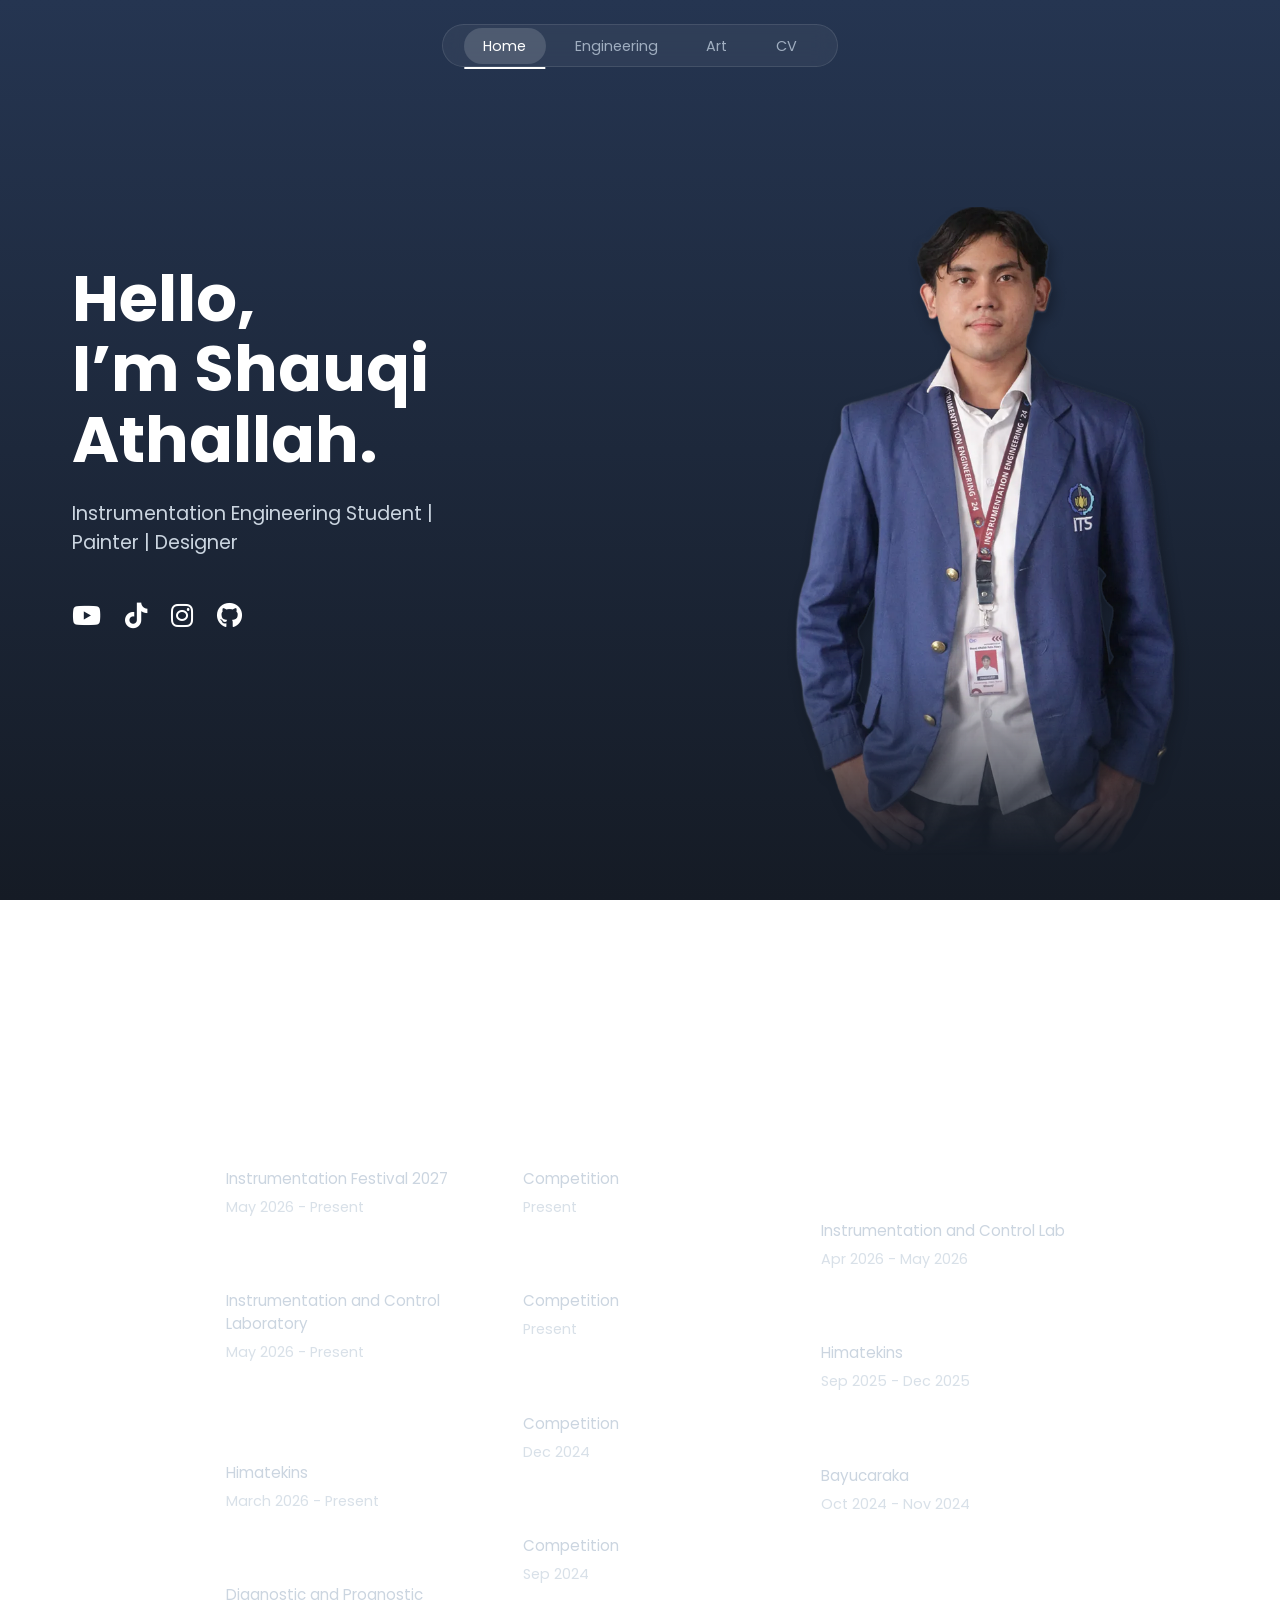
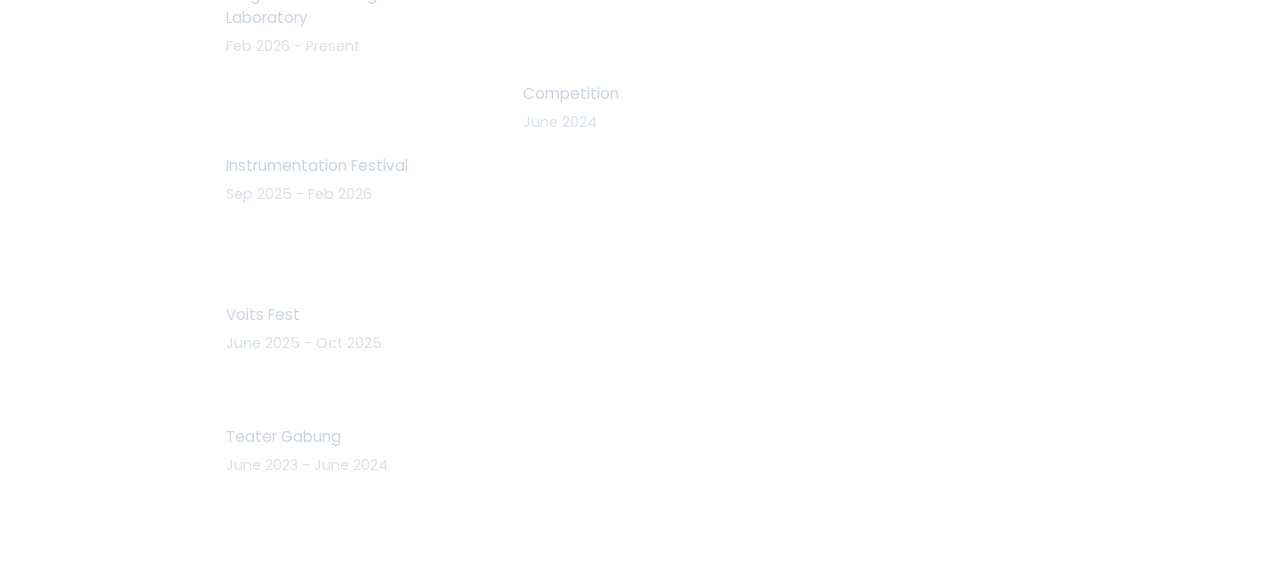
<file: index.html>
<!DOCTYPE html>
<html lang="id">
<head>
    <meta charset="UTF-8">
    <meta name="viewport" content="width=device-width, initial-scale=1.0">
    <title>Shauqi Athallah's Portfolio</title>
    <link rel="stylesheet" href="https://fonts.googleapis.com/css2?family=Poppins:wght@400;600;700;800;900&display=swap">
    <link rel="stylesheet" href="https://cdnjs.cloudflare.com/ajax/libs/font-awesome/6.4.0/css/all.min.css">
    <link rel="icon" type="image/png" href="Assets/Logo.png">
    <link rel="stylesheet" href="style.css">
</head>
<body>
    <nav class="navbar">
        <ul class="nav-links">
            <li><a href="index.html" class="nav-item">Home</a></li>
            <li><a href="engineering.html" class="nav-item">Engineering</a></li>
            <li><a href="art.html" class="nav-item">Art</a></li>
            <li><a href="cv.html" class="nav-item">CV</a></li>
        </ul>
    </nav>

    <section id="home" class="hero-container">
        <div class="hero-text">
            <h1 class="anim-title">Hello,<br>I’m Shauqi Athallah.</h1>
            <p class="anim-subtitle">Instrumentation Engineering Student |<br>Painter | Designer</p>
            <div class="social-icons">
                <a href="https://youtube.com/@Paintingzboy" target="_blank"><i class="fab fa-youtube"></i></a>
                <a href="https://tiktok.com/@Paintingzboy" target="_blank"><i class="fab fa-tiktok"></i></a>
                <a href="https://instagram.com/shq_athl" target="_blank"><i class="fab fa-instagram"></i></a>
                <a href="https://github.com/Paintingzboy" target="_blank"><i class="fab fa-github"></i></a>
            </div>
        </div>
        <div class="hero-image anim-image"><img src="Assets/Shauqi_Athallah.png" alt="Shauqi Athallah"></div>
    </section>

    <section class="home-exp-section reveal">
        <div class="container">
            <div class="section-header">
                <h2 class="section-title anim-title">Experience.</h2>
            </div>
            <div class="home-exp-list">
                <div class="home-exp-group anim-text">
                    <p class="exp-category">Organization</p>
                    <div class="home-exp-entry">
                        <h4>Head of Creative Design</h4>
                        <p class="exp-organization">Instrumentation Festival 2027</p>
                        <p class="exp-date">May 2026 - Present</p>
                    </div>
                    <div class="home-exp-entry">
                        <h4>Laboratory Assistant</h4>
                        <p class="exp-organization">Instrumentation and Control Laboratory</p>
                        <p class="exp-date">May 2026 - Present</p>
                    </div>
                    <div class="home-exp-entry">
                        <h4>Staff of Creative and Branding</h4>
                        <p class="exp-organization">Himatekins</p>
                        <p class="exp-date">March 2026 - Present</p>
                    </div>
                    <div class="home-exp-entry">
                        <h4>Research Assistant</h4>
                        <p class="exp-organization">Diagnostic and Prognostic Laboratory</p>
                        <p class="exp-date">Feb 2026 - Present</p>
                    </div>
                    <div class="home-exp-entry">
                        <h4> Expert Staff of Creative Design</h4>
                        <p class="exp-organization">Instrumentation Festival</p>
                        <p class="exp-date">Sep 2025 - Feb 2026</p>
                    </div>
                    <div class="home-exp-entry">
                        <h4>Staff of Creative and Branding</h4>
                        <p class="exp-organization">Voits Fest</p>
                        <p class="exp-date">June 2025 - Oct 2025</p>
                    </div>
                    <div class="home-exp-entry">
                        <h4>Stage Manager</h4>
                        <p class="exp-organization">Teater Gabung</p>
                        <p class="exp-date">June 2023 - June 2024</p>
                    </div>
                </div>
                <div class="home-exp-group anim-text">
                    <p class="exp-category">Competition</p>
                    <div class="home-exp-entry">
                        <h4>PKM KI</h4>
                        <p class="exp-organization">Competition</p>
                        <p class="exp-date">Present</p>
                    </div>
                    <div class="home-exp-entry">
                        <h4>OLIVIA</h4>
                        <p class="exp-organization">Competition</p>
                        <p class="exp-date">Present</p>
                    </div>
                    <div class="home-exp-entry">
                        <h4>Liga PKM KC</h4>
                        <p class="exp-organization">Competition</p>
                        <p class="exp-date">Dec 2024</p>
                    </div>
                    <div class="home-exp-entry">
                        <h4>PLC Competition</h4>
                        <p class="exp-organization">Competition</p>
                        <p class="exp-date">Sep 2024</p>
                    </div>
                    <div class="home-exp-entry">
                        <h4>Annual Physic Competition</h4>
                        <p class="exp-organization">Competition</p>
                        <p class="exp-date">June 2024</p>
                    </div>
                </div>
                <div class="home-exp-group anim-text">
                    <p class="exp-category">Internship</p>
                    <div class="home-exp-entry">
                        <h4>Instrumentation and Control Laboratory Internship</h4>
                        <p class="exp-organization">Instrumentation and Control Lab</p>
                        <p class="exp-date">Apr 2026 - May 2026</p>
                    </div>
                    <div class="home-exp-entry">
                        <h4>Himatekins Internship</h4>
                        <p class="exp-organization">Himatekins</p>
                        <p class="exp-date">Sep 2025 - Dec 2025</p>
                    </div>
                    <div class="home-exp-entry">
                        <h4>Bayucaraka Internship</h4>
                        <p class="exp-organization">Bayucaraka</p>
                        <p class="exp-date">Oct 2024 - Nov 2024</p>
                    </div>
                </div>
            </div>
        </div>
    </section>

    <script src="script.js"></script>
</body>
</html>
</file>
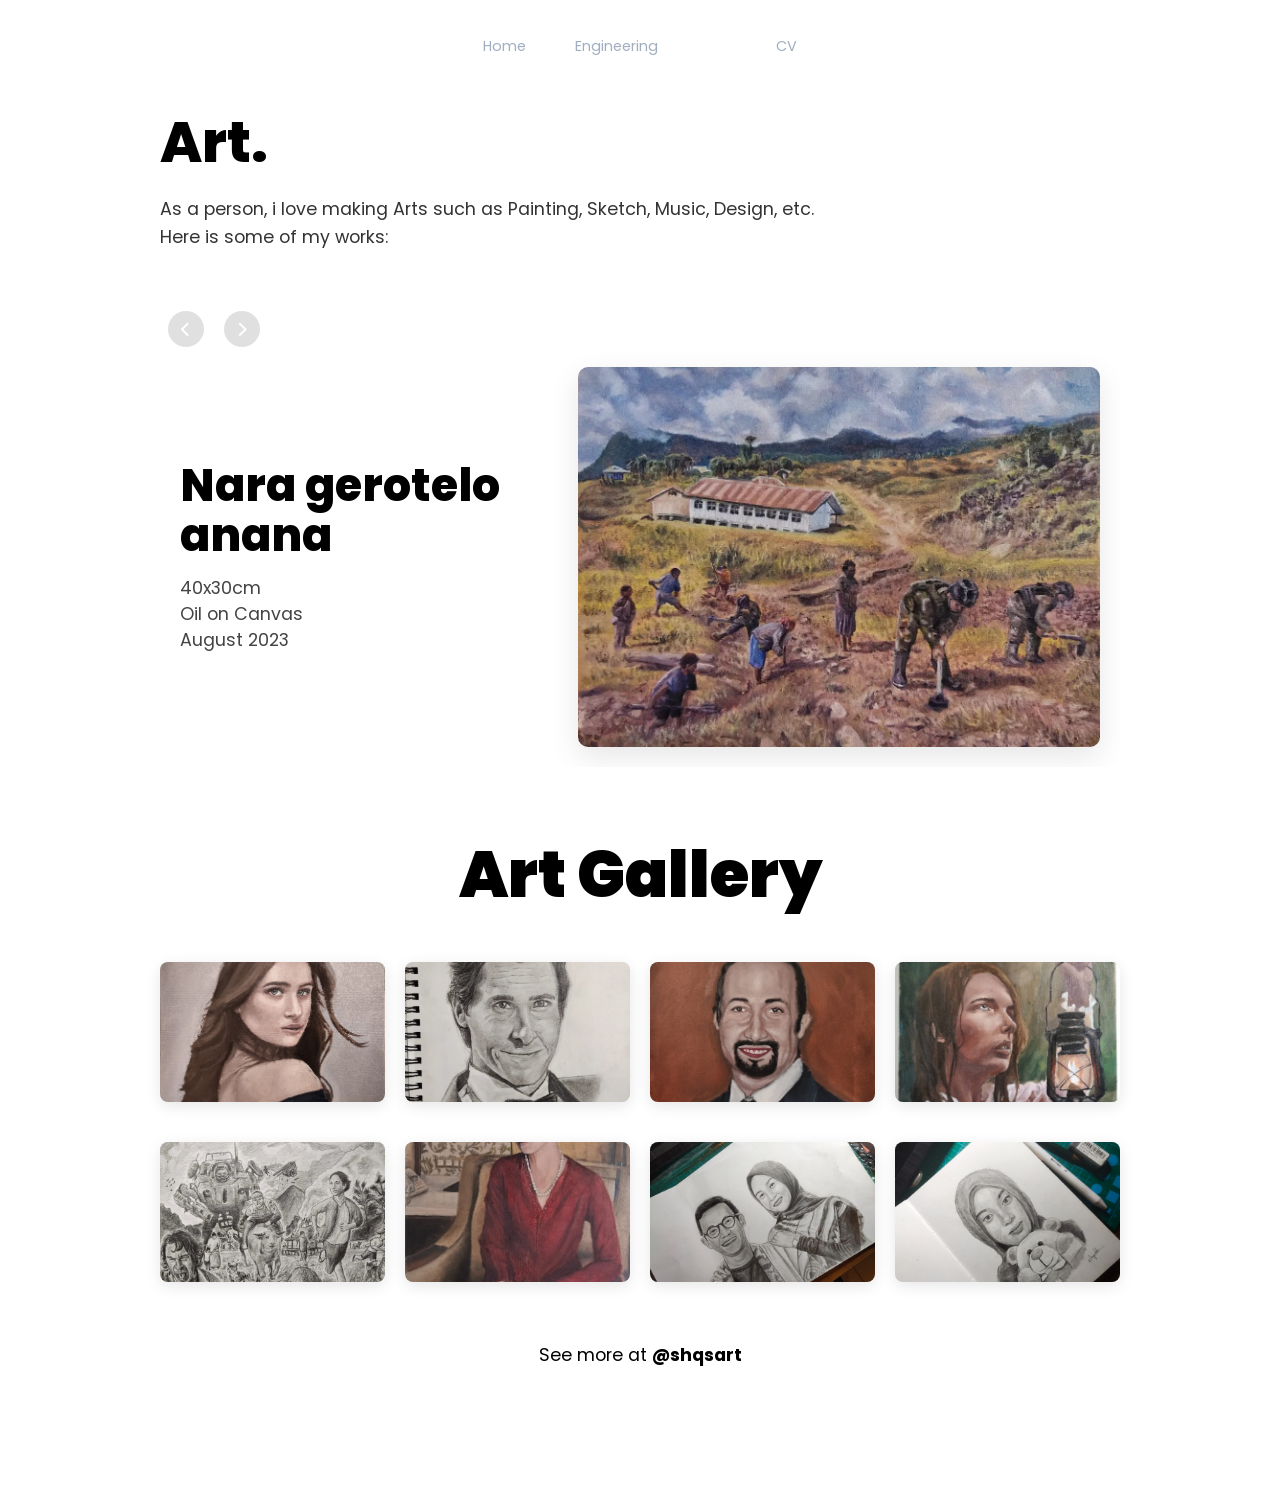
<file: art.html>
<!DOCTYPE html>
<html lang="id">
<head>
    <meta charset="UTF-8">
    <meta name="viewport" content="width=device-width, initial-scale=1.0">
    <title>Art - Shauqi Athallah's Portfolio</title>
    <link rel="stylesheet" href="https://fonts.googleapis.com/css2?family=Poppins:wght@400;600;700;800;900&display=swap">
    <link rel="stylesheet" href="https://cdnjs.cloudflare.com/ajax/libs/font-awesome/6.4.0/css/all.min.css">
    <link rel="icon" type="image/png" href="Assets/Logo.png">
    <link rel="stylesheet" href="style.css">
</head>
<body>
    <nav class="navbar">
        <ul class="nav-links">
            <li><a href="index.html" class="nav-item">Home</a></li>
            <li><a href="engineering.html" class="nav-item">Engineering</a></li>
            <li><a href="art.html" class="nav-item">Art</a></li>
            <li><a href="cv.html" class="nav-item">CV</a></li>
        </ul>
    </nav>

    <section class="art-section reveal">
        <div class="art-container">
            <h2 class="art-title anim-title">Art.</h2>
            <p class="art-subtitle anim-subtitle">As a person, i love making Arts such as Painting, Sketch, Music, Design, etc.<br>
                Here is some of my works:</p>

            <div class="slideshow-container">
                <button class="slide-nav-btn prev-slide" id="prevBtn"><i class="fas fa-chevron-left"></i></button>
                <button class="slide-nav-btn next-slide" id="nextBtn"><i class="fas fa-chevron-right"></i></button>

                <div class="slides-wrapper" id="slidesWrapper">
                    <div class="featured-art anim-image">
                        <div class="art-info">
                            <h3 class="art-name">Nara gerotelo<br>anana</h3>
                            <p class="art-detail">40x30cm<br>Oil on Canvas<br>August 2023</p>
                        </div>
                        <div class="art-frame"><img src="Assets/nara_gerotelo.png"></div>
                    </div>
                    <div class="featured-art anim-image">
                        <div class="art-info">
                            <h3 class="art-name">Joe and<br>Laurie</h3>
                            <p class="art-detail">60x40cm<br>Oil on Canvas<br>May 2023</p>
                        </div>
                        <div class="art-frame anim-image"><img src="Assets/JoeNLaurie.png"></div>
                    </div>
                    <div class="featured-art anim-image">
                        <div class="art-info">
                            <h3 class="art-name">Fisherman's<br>Family</h3>
                            <p class="art-detail">120x100cm<br>Oil on Canvas<br>Jan 2024</p>
                        </div>
                        <div class="art-frame"><img src="Assets/Nelayan.png"></div>
                    </div>
                </div>
            </div>

            <h4 class="gallery-header">Art Gallery</h4>
            <div class="art-masonry-grid">
                <div class="grid-box"><img src="Assets/art1.png"></div>
                <div class="grid-box"><img src="Assets/art2.png"></div>
                <div class="grid-box"><img src="Assets/art3.png"></div>
                <div class="grid-box"><img src="Assets/art4.png"></div>
                <div class="grid-box"><img src="Assets/art5.png"></div>
                <div class="grid-box"><img src="Assets/art6.png"></div>
                <div class="grid-box"><img src="Assets/Gambar 1.jpeg" alt="Gallery Image 1"></div>
                <div class="grid-box"><img src="Assets/Gambar 2.jpeg" alt="Gallery Image 2"></div>
            </div>
            <div class="art-insta">
                <p>See more at <a href="https://instagram.com/shqsart" target="_blank">@shqsart</a></p>
            </div>
        </div>
    </section>

    <script src="script.js"></script>
</body>
</html>
</file>
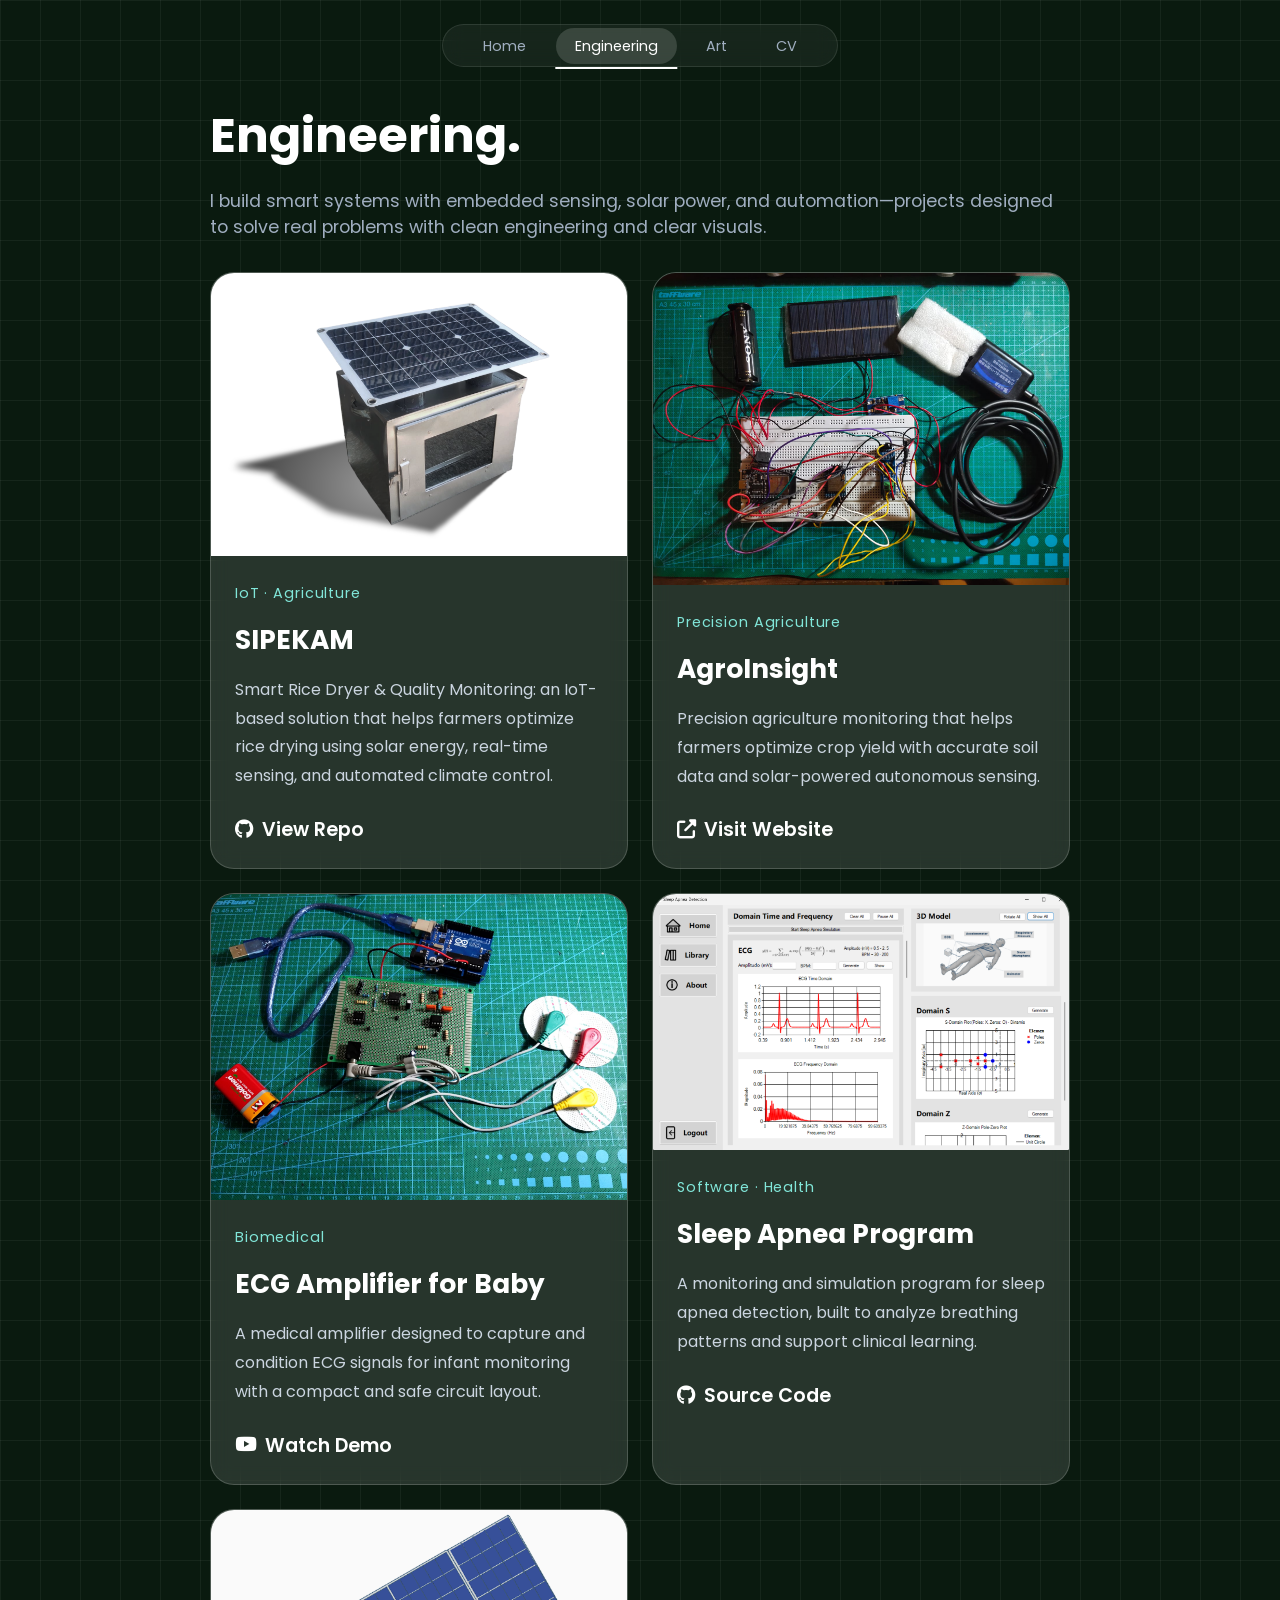
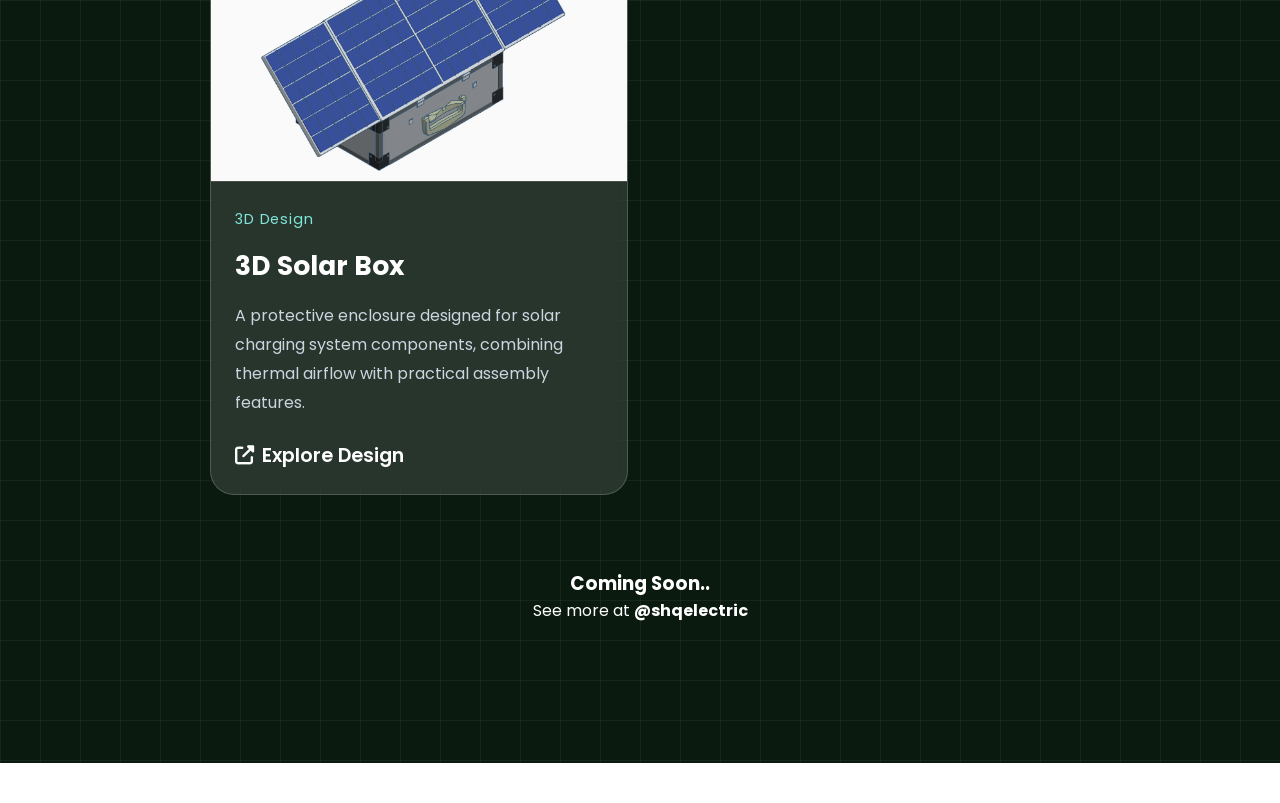
<file: engineering.html>
<!DOCTYPE html>
<html lang="id">
<head>
    <meta charset="UTF-8">
    <meta name="viewport" content="width=device-width, initial-scale=1.0">
    <title>Engineering - Shauqi Athallah's Portfolio</title>
    <link rel="stylesheet" href="https://fonts.googleapis.com/css2?family=Poppins:wght@400;600;700;800;900&display=swap">
    <link rel="stylesheet" href="https://cdnjs.cloudflare.com/ajax/libs/font-awesome/6.4.0/css/all.min.css">
    <link rel="icon" type="image/png" href="Assets/Logo.png">
    <link rel="stylesheet" href="style.css">
</head>
<body>
    <nav class="navbar">
        <ul class="nav-links">
            <li><a href="index.html" class="nav-item">Home</a></li>
            <li><a href="engineering.html" class="nav-item">Engineering</a></li>
            <li><a href="art.html" class="nav-item">Art</a></li>
            <li><a href="cv.html" class="nav-item">CV</a></li>
        </ul>
    </nav>

    <section class="engineering-section reveal">
        <div class="grid-overlay"></div>
        <div class="container">
            <div class="engineering-header">
                <div>
                    <h2 class="eng-title anim-title">Engineering.</h2>
                    <p class="eng-subtitle anim-subtitle">I build smart systems with embedded sensing, solar power, and automation—projects designed to solve real problems with clean engineering and clear visuals.</p>
            </div>

            <div class="projects-grid">
                <article class="project-card">
                    <div class="project-card-image"><img src="Assets/SIPEKAM.png" alt="SIPEKAM"></div>
                    <div class="project-card-body">
                        <span class="project-tag">IoT · Agriculture</span>
                        <h3>SIPEKAM</h3>
                        <p>Smart Rice Dryer & Quality Monitoring: an IoT-based solution that helps farmers optimize rice drying using solar energy, real-time sensing, and automated climate control.</p>
                        <div class="project-links"><a href="https://github.com/Paintingzboy/SIPEKAM" target="_blank" class="project-link"><i class="fab fa-github"></i> View Repo</a></div>
                    </div>
                </article>
                <article class="project-card">
                    <div class="project-card-image"><img src="Assets/Agroinsight.jpeg" alt="AgroInsight"></div>
                    <div class="project-card-body">
                        <span class="project-tag">Precision Agriculture</span>
                        <h3>AgroInsight</h3>
                        <p>Precision agriculture monitoring that helps farmers optimize crop yield with accurate soil data and solar-powered autonomous sensing.</p>
                        <div class="project-links"><a href="https://greenusa.group/" target="_blank" class="project-link"><i class="fas fa-external-link-alt"></i> Visit Website</a></div>
                    </div>
                </article>
                <article class="project-card">
                    <div class="project-card-image"><img src="Assets/ecg_project.png" alt="ECG Amplifier"></div>
                    <div class="project-card-body">
                        <span class="project-tag">Biomedical</span>
                        <h3>ECG Amplifier for Baby</h3>
                        <p>A medical amplifier designed to capture and condition ECG signals for infant monitoring with a compact and safe circuit layout.</p>
                        <div class="project-links"><a href="https://youtu.be/waEF_Oey0KQ" target="_blank" class="project-link"><i class="fab fa-youtube"></i> Watch Demo</a></div>
                    </div>
                </article>
                <article class="project-card">
                    <div class="project-card-image"><img src="Assets/sleep_apnea.png" alt="Sleep Apnea"></div>
                    <div class="project-card-body">
                        <span class="project-tag">Software · Health</span>
                        <h3>Sleep Apnea Program</h3>
                        <p>A monitoring and simulation program for sleep apnea detection, built to analyze breathing patterns and support clinical learning.</p>
                        <div class="project-links"><a href="https://github.com/Paintingzboy/Sleep-Apnea-Automatic-Detection-Simulation" target="_blank" class="project-link"><i class="fab fa-github"></i> Source Code</a></div>
                    </div>
                </article>
                <article class="project-card">
                    <div class="project-card-image"><img src="Assets/solar_box.png" alt="3D Solar Box"></div>
                    <div class="project-card-body">
                        <span class="project-tag">3D Design</span>
                        <h3>3D Solar Box</h3>
                        <p>A protective enclosure designed for solar charging system components, combining thermal airflow with practical assembly features.</p>
                        <div class="project-links"><a href="https://www.tinkercad.com/things/6fHM1YEvElI" target="_blank" class="project-link"><i class="fas fa-external-link-alt"></i> Explore Design</a></div>
                    </div>
                </article>
            </div>
            <div class="coming-soon">
                <h3>Coming Soon..</h3>
                <p>See more at <a href="https://instagram.com/shqelectric" target="_blank">@shqelectric</a></p>
            </div>
        </div>
    </section>

    <script src="script.js"></script>
</body>
</html>
</file>
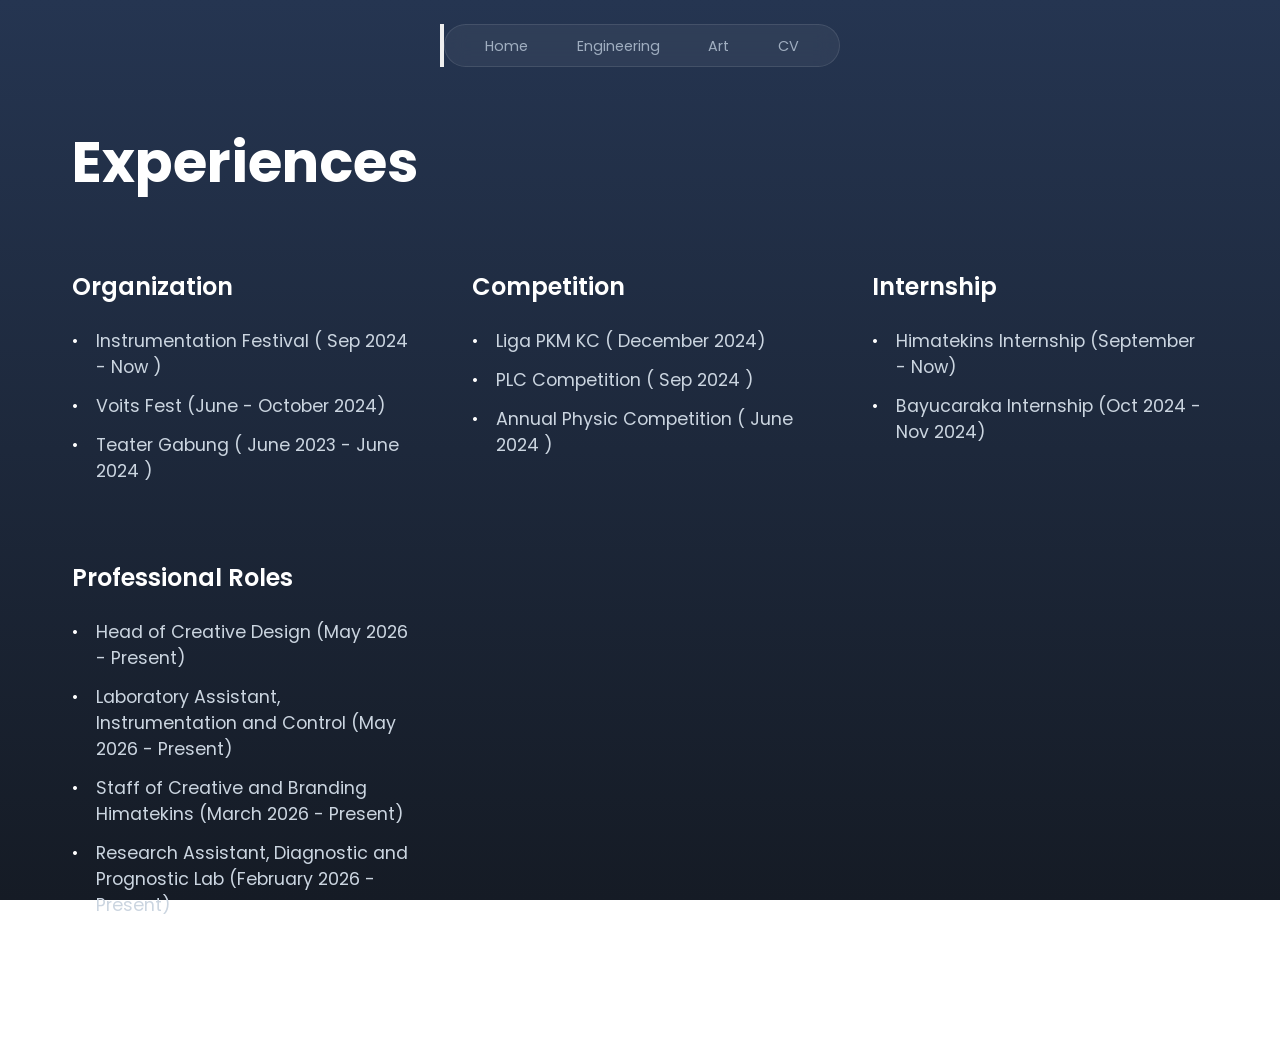
<file: experiences.html>
<!DOCTYPE html>
<html lang="id">
<head>
    <meta charset="UTF-8">
    <meta name="viewport" content="width=device-width, initial-scale=1.0">
    <title>Experiences - Shauqi Athallah's Portfolio</title>
    <link rel="stylesheet" href="https://fonts.googleapis.com/css2?family=Poppins:wght@400;600;700;800;900&display=swap">
    <link rel="stylesheet" href="https://cdnjs.cloudflare.com/ajax/libs/font-awesome/6.4.0/css/all.min.css">
    <link rel="icon" type="image/png" href="Assets/Logo.png">
    <link rel="stylesheet" href="style.css">
</head>
<body>
    <nav class="navbar">
        <button class="nav-toggle" id="navToggle" aria-label="Toggle navigation">
            <span></span>
            <span></span>
            <span></span>
        </button>
        <ul class="nav-links">
            <li><a href="index.html" class="nav-item">Home</a></li>
            <li><a href="engineering.html" class="nav-item">Engineering</a></li>
            <li><a href="art.html" class="nav-item">Art</a></li>
            <li><a href="cv.html" class="nav-item">CV</a></li>
        </ul>
    </nav>

    <section class="experience-section reveal">
        <h2 class="anim-title">Experiences</h2>
        <div class="exp-grid">
            <div class="exp-item">
                <h3>Organization</h3>
                <ul>
                    <li>Instrumentation Festival ( Sep 2024 - Now )</li>
                    <li>Voits Fest (June - October 2024)</li>
                    <li>Teater Gabung ( June 2023 - June 2024 )</li>
                </ul>
            </div>
            <div class="exp-item">
                <h3>Competition</h3>
                <ul>
                    <li>Liga PKM KC ( December 2024)</li>
                    <li>PLC Competition ( Sep 2024 )</li>
                    <li>Annual Physic Competition ( June 2024 )</li>
                </ul>
            </div>
            <div class="exp-item">
                <h3>Internship</h3>
                <ul>
                    <li>Himatekins Internship (September - Now)</li>
                    <li>Bayucaraka Internship (Oct 2024 - Nov 2024)</li>
                </ul>
            </div>
            <div class="exp-item">
                <h3>Professional Roles</h3>
                <ul>
                    <li>Head of Creative Design (May 2026 - Present)</li>
                    <li>Laboratory Assistant, Instrumentation and Control (May 2026 - Present)</li>
                    <li>Staff of Creative and Branding Himatekins (March 2026 - Present)</li>
                    <li>Research Assistant, Diagnostic and Prognostic Lab (February 2026 - Present)</li>
                </ul>
            </div>
        </div>
    </section>

    <script src="script.js"></script>
</body>
</html>
</file>
<file: style.css>
/* --- Global Styles --- */
* { 
    margin: 0; 
    padding: 0; 
    box-sizing: border-box; 
    scroll-behavior: smooth; 
}

body {
    font-family: 'Poppins', sans-serif;
    background: linear-gradient(180deg, #253551 0%, #151B25 100%);
    background-attachment: fixed;
    color: #ffffff;
    overflow-x: hidden;
}

.nav-links a {
    position: relative;
    transition: all 0.3s ease;
    animation: navFade 0.8s ease-out both;
}

.anim-title {
    opacity: 0;
    animation: popIn 0.9s ease-out forwards;
}

.anim-subtitle {
    opacity: 0;
    animation: floatIn 1s ease-out 0.1s forwards;
}

.anim-text {
    opacity: 0;
    animation: textRise 1s ease-out 0.2s forwards;
}

.anim-image {
    opacity: 0;
    animation: imagePulse 1.1s ease-out 0.25s forwards;
}

@keyframes popIn {
    from { opacity: 0; transform: translateY(-18px) scale(0.98); }
    to { opacity: 1; transform: translateY(0) scale(1); }
}

@keyframes floatIn {
    from { opacity: 0; transform: translateY(20px); }
    to { opacity: 1; transform: translateY(0); }
}

@keyframes textRise {
    from { opacity: 0; transform: translateX(-20px); }
    to { opacity: 1; transform: translateX(0); }
}

@keyframes imagePulse {
    from { opacity: 0; transform: translateY(20px) scale(0.98); }
    to { opacity: 1; transform: translateY(0) scale(1); }
}

@keyframes navFade {
    from { opacity: 0; transform: translateY(-8px); }
    to { opacity: 1; transform: translateY(0); }
}

/* --- Navbar --- */
.navbar { 
    display: flex; 
    justify-content: center; 
    padding: 1.5rem 0; 
    position: fixed; 
    width: 100%; 
    top: 0; 
    z-index: 1000; 
}
.nav-links { 
    display: flex; 
    list-style: none; 
    background: rgba(255, 255, 255, 0.05); 
    padding: 0.5rem 1rem; 
    border-radius: 30px; 
    border: 1px solid rgba(255, 255, 255, 0.1); 
    backdrop-filter: blur(10px); 
}
.nav-links li { margin: 0 5px; }
.nav-links a { 
    text-decoration: none; 
    color: #a0aec0; 
    padding: 0.5rem 1.2rem; 
    border-radius: 20px; 
    font-size: 0.9rem; 
    transition: 0.3s; 
}
.nav-links a.active, .nav-links a:hover { 
    background: rgba(255, 255, 255, 0.15); 
    color: white; 
}

/* --- Hero Section --- */
.hero-container { 
    height: 100vh; 
    display: flex; 
    align-items: center; 
    justify-content: space-between; 
    max-width: 1200px; 
    margin: 0 auto; 
    padding: 0 2rem; 
}
.hero-text { flex: 1.2; z-index: 2; }
.hero-text h1 { 
    font-size: 4rem; 
    line-height: 1.1; 
    margin-bottom: 1.5rem; 
}
.hero-text p { 
    color: #cbd5e0; 
    font-size: 1.2rem; 
    margin-bottom: 2.5rem; 
}
.social-icons { display: flex; gap: 1.5rem; }
.social-icons a { 
    color: white; 
    font-size: 1.6rem; 
    transition: 0.3s; 
}
.social-icons a:hover { 
    transform: translateY(-3px); 
    color: #a0aec0; 
}
.hero-image { 
    flex: 1; 
    display: flex; 
    justify-content: flex-end; 
    align-items: flex-end; 
    height: 100%; 
    padding-bottom: 5vh; 
}
.hero-image img { 
    max-width: 90%; 
    height: auto; 
    max-height: 85vh; 
    object-fit: contain; 
    -webkit-mask-image: linear-gradient(to bottom, black 70%, transparent 100%); 
    mask-image: linear-gradient(to bottom, black 70%, transparent 100%); 
}

/* --- Experiences --- */
.experience-section { 
    max-width: 1200px; 
    margin: 0 auto; 
    padding: 120px 2rem; 
}
.experience-section h2 { 
    font-size: 3.5rem; 
    margin-bottom: 4rem; 
}
.exp-grid { 
    display: grid; 
    grid-template-columns: repeat(auto-fit, minmax(320px, 1fr)); 
    gap: 4rem; 
}
.exp-item h3 { 
    font-size: 1.5rem; 
    margin-bottom: 1.5rem; 
    font-weight: 600; 
}
.exp-item ul { 
    list-style: none; 
    color: #cbd5e0; 
}
.exp-item li { 
    margin-bottom: 0.8rem; 
    position: relative; 
    padding-left: 1.5rem; 
    font-size: 1.1rem; 
}
.exp-item li::before { 
    content: "•"; 
    position: absolute; 
    left: 0; 
    color: #ffffff; 
}

.home-experience {
    padding: 100px 2rem;
    background: rgba(255,255,255,0.05);
}
.home-experience .section-header {
    max-width: 800px;
    margin: 0 auto 3rem;
    text-align: center;
}
.home-experience .section-title {
    font-size: 3.5rem;
    margin-bottom: 1rem;
}
.home-experience .section-subtitle {
    font-size: 1.05rem;
    color: #cbd5e0;
    line-height: 1.7;
}
.home-exp-grid {
    display: grid;
    grid-template-columns: repeat(3, minmax(260px, 1fr));
    gap: 24px;
}
.home-exp-section {
    padding: 100px 2rem;
    background: transparent;
}
.home-exp-section .section-header {
    max-width: 850px;
    margin: 0 auto 2.5rem;
    text-align: center;
}
.home-exp-list {
    display: grid;
    grid-template-columns: repeat(3, minmax(200px, 1fr));
    gap: 40px 32px;
}
.home-exp-group {
    display: flex;
    flex-direction: column;
    gap: 22px;
}
.home-exp-group .exp-category {
    font-size: 1.15rem;
    color: #ffffff;
    text-transform: uppercase;
    letter-spacing: 0.14em;
    margin-bottom: 0.8rem;
}
.home-exp-entry {
    display: block;
    padding: 0 0 0 14px;
    border-left: 2px solid rgba(255, 255, 255, 0.25);
}
.home-exp-entry h4 {
    font-size: 1.1rem;
    font-weight: 700;
    color: #ffffff;
    margin-bottom: 0.25rem;
}
.home-exp-entry .exp-organization {
    color: #cbd5e0;
    font-size: 0.95rem;
    margin-bottom: 0.45rem;
}
.home-exp-entry .exp-date {
    color: rgba(203, 213, 224, 0.75);
    font-size: 0.9rem;
}
.home-exp-entry + .home-exp-entry {
    margin-top: 0;
    padding-top: 1.2rem;
}
.home-exp-group {
    padding: 0;
    border-radius: 0;
    background: transparent;
    border: none;
    backdrop-filter: none;
}
.exp-card-media {
    display: grid;
    grid-template-columns: 120px 1fr;
    gap: 16px;
    align-items: center;
    padding: 24px;
    border-bottom: 1px solid rgba(255,255,255,0.08);
}
.exp-card-image {
    width: 100%;
    height: 120px;
    background: linear-gradient(135deg, rgba(255,255,255,0.15), rgba(255,255,255,0.06));
    border-radius: 20px;
    display: flex;
    align-items: center;
    justify-content: center;
}
.exp-card-icon {
    font-size: 2rem;
    color: white;
}
.exp-card-caption p {
    color: #cbd5e0;
    font-size: 0.95rem;
    line-height: 1.6;
}
.exp-card-content {
    padding: 24px;
}
.exp-card-content h3 {
    margin-bottom: 1rem;
    font-size: 1.4rem;
}
.exp-card-content ul {
    list-style: none;
    color: #cbd5e0;
    display: grid;
    gap: 0.75rem;
}
.exp-card-content li {
    padding-left: 1.4rem;
    position: relative;
}
.exp-card-content li::before {
    content: "–";
    position: absolute;
    left: 0;
    color: #fff;
}

/* --- Engineering Section --- */
.engineering-section { 
    position: relative; 
    background-color: #0a1a0f; 
    padding: 100px 0; 
    min-height: 100vh; 
}
.grid-overlay { 
    position: absolute; 
    top: 0; 
    left: 0; 
    width: 100%; 
    height: 100%; 
    background-image: linear-gradient(rgba(255,255,255,0.05) 1px, transparent 1px), linear-gradient(90deg, rgba(255,255,255,0.05) 1px, transparent 1px); 
    background-size: 40px 40px; 
    pointer-events: none; 
}
.container { 
    max-width: 900px; 
    margin: 0 auto; 
    padding: 0 20px; 
    position: relative; 
    z-index: 1; 
}
.eng-title { 
    font-size: 3rem; 
    margin-bottom: 1rem; 
    color: #fff; 
}
.eng-subtitle { 
    font-size: 1.1rem; 
    color: #a0aec0; 
    margin-bottom: 0.5rem; 
}
.eng-text { 
    margin-bottom: 3rem; 
    color: #fff; 
}
.project-list { 
    display: flex; 
    flex-direction: column; 
    gap: 25px; 
}
.project-box { 
    display: flex; 
    background: rgba(255, 255, 255, 0.12); 
    border: 1px solid rgba(255, 255, 255, 0.18); 
    backdrop-filter: blur(10px); 
    border-radius: 18px; 
    padding: 20px; 
    position: relative; 
    transition: 0.3s ease; 
    align-items: center; 
    gap: 20px; 
}
.project-box:hover { 
    background: rgba(255, 255, 255, 0.18); 
    transform: translateY(-4px); 
}
.project-img { 
    width: 180px; 
    height: 120px; 
    background: #1a1a1a; 
    border-radius: 10px; 
    overflow: hidden; 
    flex-shrink: 0; 
}
.project-img img { 
    width: 100%; 
    height: 100%; 
    object-fit: cover; 
}
.project-info h3 { 
    font-size: 1.4rem; 
    margin-bottom: 5px; 
}
.project-info p { 
    color: #cbd5e0; 
    font-size: 0.95rem; 
}
.category { 
    font-style: italic; 
    color: #a0aec0; 
    font-size: 0.9rem; 
}
.project-actions { 
    position: absolute; 
    top: 20px; 
    right: 20px; 
    display: flex; 
    gap: 15px; 
}
.project-link { 
    color: rgba(255, 255, 255, 0.5); 
    font-size: 1.2rem; 
    transition: 0.3s; 
    text-decoration: none; 
}
.project-link:hover { 
    color: #fff; 
    transform: scale(1.1); 
}
.youtube-hover:hover { 
    color: #FF0000; 
}

.engineering-header {
    display: flex;
    flex-direction: column;
    gap: 1.5rem;
    margin-bottom: 2.5rem;
}
.eng-description {
    color: #cbd5e0;
    max-width: 760px;
    line-height: 1.7;
}
.projects-grid {
    display: grid;
    grid-template-columns: repeat(2, minmax(320px, 1fr));
    gap: 24px;
}
.project-card {
    background: rgba(255,255,255,0.12);
    border: 1px solid rgba(255,255,255,0.18);
    backdrop-filter: blur(10px);
    border-radius: 24px;
    overflow: hidden;
    display: flex;
    flex-direction: column;
    transition: transform 0.25s ease, border-color 0.25s ease, background 0.25s ease;
}
.project-card:hover {
    transform: translateY(-8px);
    border-color: rgba(255,255,255,0.28);
    background: rgba(255,255,255,0.18);
}
.project-card-image {
    width: 100%;
    min-height: 240px;
    overflow: hidden;
}
.project-card-image img {
    width: 100%;
    height: 100%;
    object-fit: cover;
    display: block;
}
.project-card-body {
    padding: 24px;
}
.project-tag {
    display: inline-block;
    margin-bottom: 1rem;
    color: #81e6d9;
    font-size: 0.9rem;
    letter-spacing: 0.06em;
}
.project-card-body h3 {
    font-size: 1.65rem;
    margin-bottom: 1rem;
}
.project-card-body p {
    color: #cbd5e0;
    line-height: 1.8;
    margin-bottom: 1.5rem;
}
.project-links {
    display: flex;
    gap: 1rem;
}
.project-link {
    color: #ffffff;
    font-weight: 600;
    text-decoration: none;
    display: inline-flex;
    align-items: center;
    gap: 0.5rem;
    transition: color 0.25s ease;
}
.project-link:hover {
    color: #81e6d9;
}

/* FIX @SHQELECTRIC: TENGAH & NO UNDERLINE */
.coming-soon { 
    text-align: center; 
    margin-top: 50px; 
}
.coming-soon a { 
    color: #ffffff; 
    text-decoration: none !important; 
    font-weight: 700; 
}

/* --- Art Section --- */
.art-section { 
    background-color: #ffffff !important; 
    color: #000000 !important; 
    padding: 100px 0; 
    min-height: 100vh; 
    position: relative; 
    z-index: 5; 
}
.art-container { 
    max-width: 1000px; 
    margin: 0 auto; 
    padding: 0 20px; 
}
.art-title { 
    font-size: 3.5rem; 
    font-weight: 800; 
    margin-bottom: 10px; 
    color: #000 !important; 
}
.art-subtitle { 
    font-size: 1.1rem; 
    margin-bottom: 60px; 
    color: #333 !important; 
    line-height: 1.6; 
}

/* Slideshow */
.slideshow-container { 
    position: relative; 
    width: 100%; 
    overflow: hidden; 
    border-radius: 10px; 
}
.slides-wrapper { 
    display: flex; 
    width: 300%; 
    transition: transform 0.8s cubic-bezier(0.4, 0, 0.2, 1); 
}
.featured-art { 
    flex: 0 0 33.333%; 
    display: flex; 
    align-items: center; 
    justify-content: space-between; 
    gap: 50px; 
    padding: 20px; 
}
.art-info { flex: 1; }
.art-name { 
    font-size: 2.8rem; 
    font-weight: 800; 
    line-height: 1.1; 
    margin-bottom: 15px; 
    color: #000 !important; 
}
.art-detail { 
    font-size: 1.1rem; 
    color: #444 !important; 
}
.art-frame { 
    flex: 1.4; 
    border-radius: 4px; 
    overflow: hidden; 
    box-shadow: 0 10px 30px rgba(0,0,0,0.1); 
}
.art-frame img { 
    width: 100%; 
    display: block; 
}

/* NAV BUTTONS TRANSPARAN MELAYANG */
.slide-nav-btn {
    position: relative;
    display: inline-flex;
    align-items: center;
    justify-content: center;
    background: rgba(0, 0, 0, 0.12); 
    color: white; 
    border: none;
    width: 36px; 
    height: 36px; 
    border-radius: 50%; 
    cursor: pointer;
    z-index: 20; 
    transition: 0.3s; 
    font-size: 0.95rem;
    margin: 0 8px;
}
.slide-nav-btn:hover { 
    background: rgba(0, 0, 0, 0.3); 
}
.prev-slide, .next-slide { left: auto; right: auto; top: auto; transform: none; }
.slide-controls-wrapper {
    display: flex;
    justify-content: center;
    gap: 12px;
    margin-top: 16px;
}
/* Art Gallery Masonry (Asli) */
.gallery-header { 
    text-align: center; 
    font-size: 4rem; 
    font-weight: 900; 
    margin: 60px 0 40px; 
    color: #000 !important; 
}
.art-masonry-grid { 
    columns: 3; 
    column-gap: 20px; 
    width: 100%; 
}
.grid-box { 
    break-inside: avoid; 
    margin-bottom: 20px; 
    border-radius: 8px; 
    overflow: hidden; 
    box-shadow: 0 4px 15px rgba(0,0,0,0.1); 
    transition: 0.3s; 
}
.grid-box img { 
    width: 100%; 
    height: auto; 
    display: block; 
}

.art-insta { 
    text-align: center; 
    font-size: 1.1rem; 
    color: #000 !important; 
    margin-top: 40px; 
}
.art-insta a { 
    color: #000 !important; 
    font-weight: 700; 
    text-decoration: none; 
}

/* Reveal Animation */
.reveal {
    opacity: 0;
    transform: translateY(40px);
    transition: all 1.2s cubic-bezier(0.4, 0, 0.2, 1);
}
.reveal.active {
    opacity: 1;
    transform: translateY(0);
}

/* Smooth Scroll Behavior */
html {
    scroll-behavior: smooth;
}

/* Nav Link Animation */
.nav-links a {
    position: relative;
    transition: all 0.3s ease;
}
.nav-links a::after {
    content: '';
    position: absolute;
    bottom: -5px;
    left: 50%;
    width: 0;
    height: 2px;
    background: white;
    transition: all 0.3s ease;
    transform: translateX(-50%);
}
.nav-links a.active::after,
.nav-links a:hover::after {
    width: 100%;
}

/* --- CV Section --- */
.cv-section {
    min-height: 100vh; 
    padding: 100px 2rem; 
    background: #151B25;
}
.cv-wrapper { 
    width: 100%; 
    max-width: 900px; 
    margin: 0 auto; 
    background: white; 
    border-radius: 10px; 
    overflow: hidden; 
    box-shadow: 0 10px 30px rgba(0,0,0,0.5); 
}
.cv-title { 
    font-size: 3.5rem; 
    margin-bottom: 2rem; 
}
.download-btn { 
    display: inline-block; 
    padding: 10px 25px; 
    background: rgba(255,255,255,0.1); 
    color: white; 
    text-decoration: none; 
    border-radius: 20px; 
    border: 1px solid rgba(255,255,255,0.2); 
    transition: 0.3s; 
}
.download-btn:hover { 
    background: rgba(255,255,255,0.2); 
}

/* --- Media Queries for Responsiveness --- */

/* Tablet */
@media (max-width: 1024px) {
    .hero-text h1 { font-size: 3rem; }
    .hero-text p { font-size: 1rem; }
    .experience-section h2 { font-size: 3rem; }
    .eng-title { font-size: 2.5rem; }
    .art-title { font-size: 3rem; }
    .art-name { font-size: 2.5rem; }
    .gallery-header { font-size: 3rem; }
    .cv-title { font-size: 3rem; }
    .project-box { flex-direction: column; align-items: flex-start; gap: 15px; }
    .project-img { width: 100%; height: 200px; }
    .project-actions { position: static; justify-content: flex-end; }
    .home-exp-list { grid-template-columns: repeat(2, 1fr); gap: 32px 24px; }
}

/* Mobile */
@media (max-width: 768px) {
    .navbar { padding: 1rem 0; }
    .nav-links { padding: 0.5rem; }
    .nav-links li { margin: 0 2px; }
    .nav-links a { padding: 0.4rem 0.8rem; font-size: 0.8rem; }
    
    .hero-container { 
        flex-direction: column; 
        text-align: center; 
        height: auto; 
        padding-top: 120px; 
        padding: 120px 1rem 2rem; 
    }
    .hero-text { flex: none; margin-bottom: 2rem; }
    .hero-text h1 { font-size: 2.5rem; }
    .hero-text p { font-size: 1rem; }
    .social-icons { justify-content: center; gap: 1rem; }
    .hero-image { flex: none; justify-content: center; padding-bottom: 0; }
    .hero-image img { max-width: 100%; max-height: 60vh; }
    
    .experience-section { padding: 80px 1rem; }
    .experience-section h2 { font-size: 2.5rem; margin-bottom: 2rem; }
    .exp-grid { grid-template-columns: 1fr; gap: 2rem; }
    .home-exp-grid { grid-template-columns: 1fr; }
    .home-exp-list { grid-template-columns: 1fr; gap: 32px; }
    .projects-grid { grid-template-columns: 1fr; }
    
    .engineering-section { padding: 80px 0; }
    .container { padding: 0 15px; }
    .eng-title { font-size: 2rem; }
    .eng-subtitle { font-size: 1rem; }
    .project-box { padding: 15px; gap: 15px; }
    .project-info h3 { font-size: 1.2rem; }
    
    .art-section { padding: 80px 0; }
    .art-container { padding: 0 15px; }
    .art-title { font-size: 2.5rem; }
    .art-subtitle { font-size: 1rem; margin-bottom: 40px; }
    .featured-art { flex-direction: column; text-align: left; gap: 20px; padding: 15px; }
    .art-name { font-size: 2rem; }
    .art-detail { font-size: 1rem; }
    .art-masonry-grid { columns: 2; column-gap: 15px; }
    .gallery-header { font-size: 2.5rem; margin: 40px 0 20px; }
    
    .cv-section { padding: 80px 1rem; }
    .cv-title { font-size: 2.5rem; }
    .cv-wrapper { max-width: 100%; }
    .download-btn { padding: 8px 20px; font-size: 0.9rem; }
}

/* Small Mobile */
@media (max-width: 480px) {
    .hero-text h1 { font-size: 2rem; }
    .hero-text p { font-size: 0.9rem; }
    .social-icons { gap: 0.8rem; }
    .social-icons a { font-size: 1.4rem; }
    
    .experience-section h2 { font-size: 2rem; }
    .exp-item h3 { font-size: 1.3rem; }
    .exp-item li { font-size: 1rem; padding-left: 1.2rem; }
    
    .eng-title { font-size: 1.8rem; }
    .eng-subtitle { font-size: 0.95rem; }
    .project-info h3 { font-size: 1.1rem; }
    .project-info p { font-size: 0.9rem; }
    .category { font-size: 0.85rem; }
    
    .art-title { font-size: 2rem; }
    .art-subtitle { font-size: 0.95rem; }
    .art-name { font-size: 1.8rem; }
    .art-detail { font-size: 0.95rem; }
    .art-masonry-grid { columns: 1; }
    .gallery-header { font-size: 2rem; }
    
    .cv-title { font-size: 2rem; }
    .download-btn { padding: 6px 15px; font-size: 0.8rem; }
}

/* Slideshow Controls */
.slideshow-controls {
    display: flex;
    justify-content: center;
    gap: 20px;
    margin-top: 20px;
}
.slideshow-controls button {
    background: rgba(255, 255, 255, 0.1);
    border: 1px solid rgba(255, 255, 255, 0.2);
    color: white;
    padding: 10px 20px;
    border-radius: 50%;
    cursor: pointer;
    transition: 0.3s;
}
.slideshow-controls button:hover {
    background: rgba(255, 255, 255, 0.3);
}

.slides-wrapper {
    display: flex;
    width: 300%; /* Lebar total 3 slide (3 x 100%) */
    transition: transform 0.8s ease-in-out;
}

.mySlides {
    flex: 0 0 33.333%; /* Tiap slide berukuran tepat 1 layar container */
    display: flex;
    align-items: center;
    justify-content: space-between;
    padding: 40px;
    gap: 30px;
}

.art-frame {
    flex: 1.5;
    height: 380px; 
    border-radius: 10px;
    overflow: hidden; /* Mengunci gambar di dalam kotak */
}

.art-frame img, .grid-box img {
    width: 100%;
    height: 100%;
    object-fit: cover; /* Memastikan gambar rapi dan tidak gepeng */
}

/* Galeri Kotak */
.art-masonry-grid { 
    display: grid; 
    grid-template-columns: repeat(4, 1fr);
    grid-auto-rows: 160px; 
    gap: 20px; 
}

.grid-box { border-radius: 8px; overflow: hidden; background: #eee; }
.blue-item { grid-row: span 2; }
.green-item { grid-row: span 3; }
.red-item { grid-row: span 3; }

/* Reveal Animation */
.reveal { opacity: 0; transform: translateY(40px); transition: 1.2s all ease; }
.reveal.active { opacity: 1; transform: translateY(0); }
</file>
